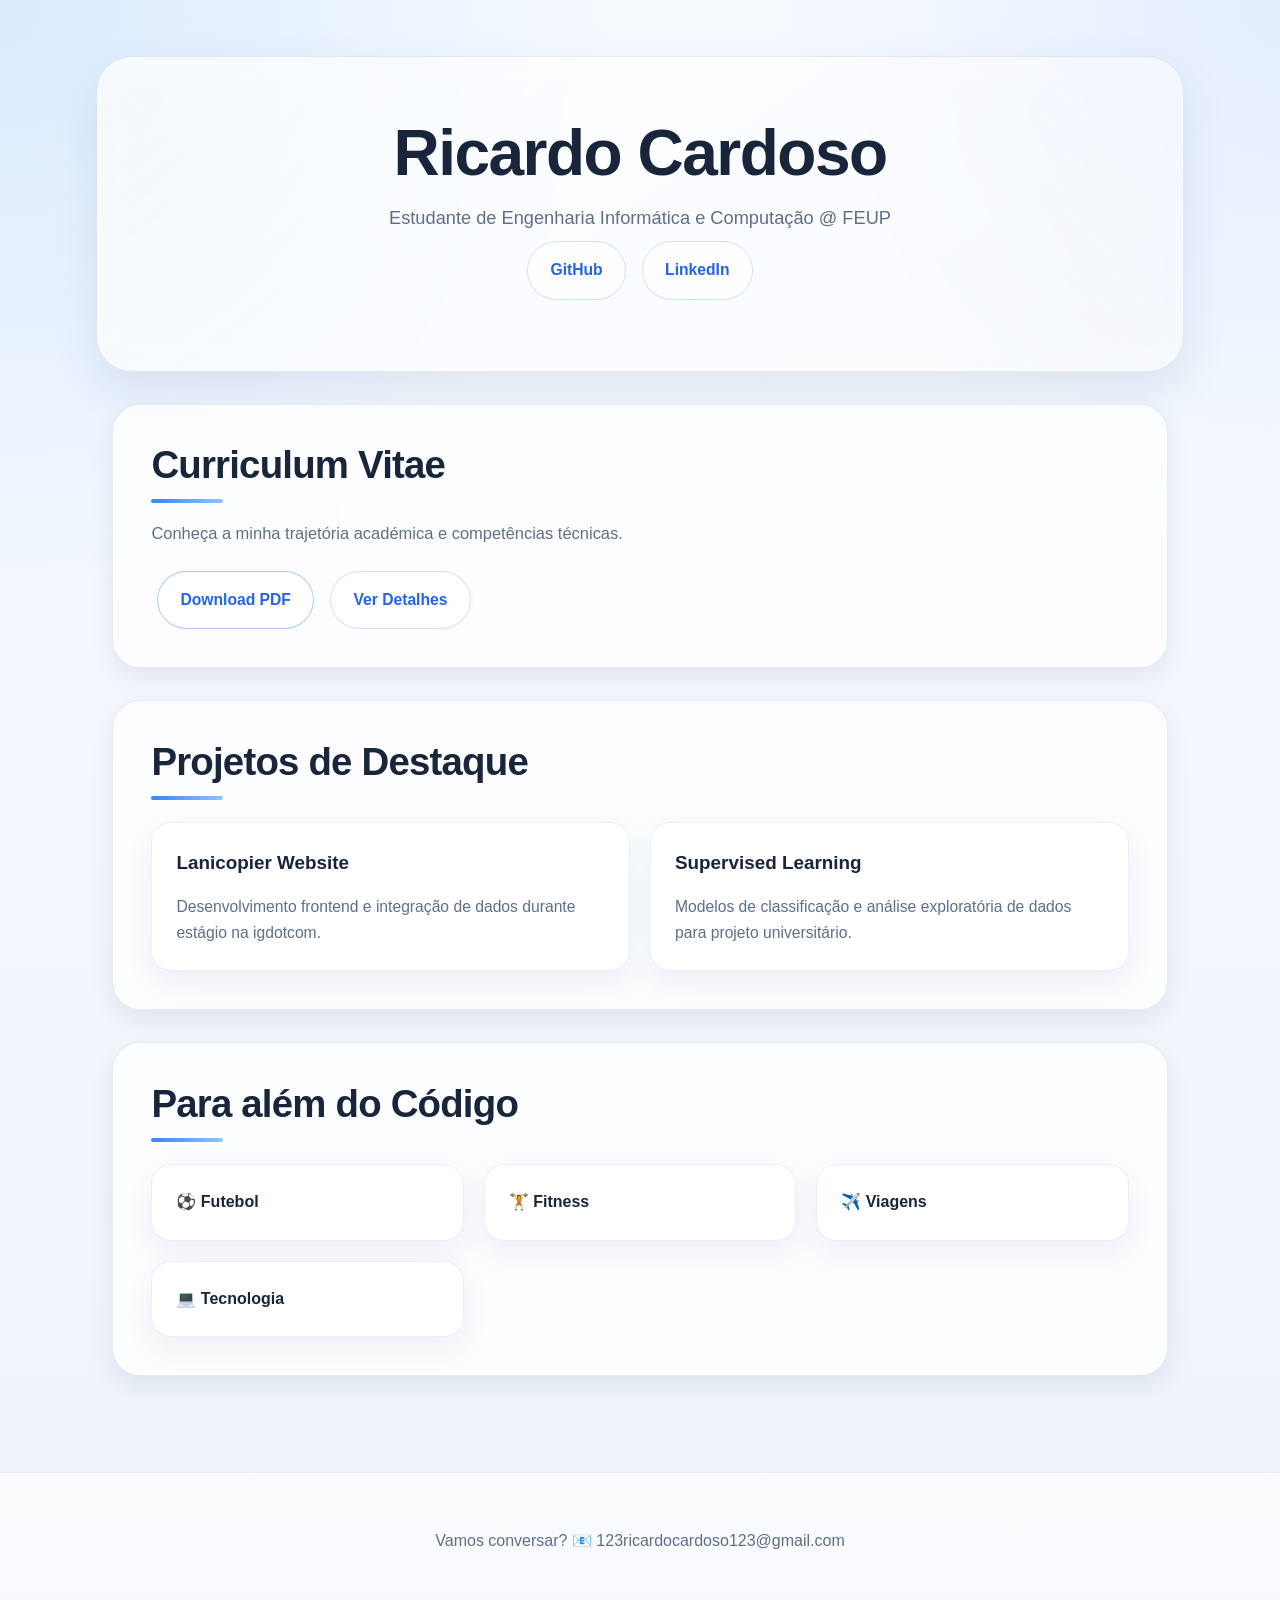
<file: index.html>
<!DOCTYPE html>
<html lang="pt">
<head>
    <meta charset="UTF-8">
    <title>Ricardo Cardoso | Portfolio</title>
    <link rel="stylesheet" href="style.css">
</head>
<body>

<header class="hero">
    <h1>Ricardo Cardoso</h1>
    <p>Estudante de Engenharia Informática e Computação @ FEUP</p>
    
    <div>
        <a href="https://github.com/Ricardo0015" class="btn btn-outline">GitHub</a>
        <a href="https://www.linkedin.com/in/ricardomcog/" class="btn btn-outline">LinkedIn</a>
    </div>
</header>

<div class="container">
    <section class="section">
        <h2>Curriculum Vitae</h2>
        <p>Conheça a minha trajetória académica e competências técnicas.</p>
        <a href="CV-RicardoCardoso.pdf" class="btn btn-primary" download>Download PDF</a>
        <a href="cv.html" class="btn btn-outline">Ver Detalhes</a>
    </section>

    <section class="section">
        <h2>Projetos de Destaque</h2>
        <div class="grid">
            <div class="card">
                <h3>Lanicopier Website</h3>
                <p>Desenvolvimento frontend e integração de dados durante estágio na igdotcom.</p>
            </div>
            <div class="card">
                <h3>Supervised Learning</h3>
                <p>Modelos de classificação e análise exploratória de dados para projeto universitário.</p>
            </div>
        </div>
    </section>

    <section class="section">
        <h2>Para além do Código</h2>
        <div class="grid">
            <div class="card">⚽ <strong>Futebol</strong></div>
            <div class="card">🏋️ <strong>Fitness</strong></div>
            <div class="card">✈️ <strong>Viagens</strong></div>
            <div class="card">💻 <strong>Tecnologia</strong></div>
        </div>
    </section>
</div>

<footer>
    <p>Vamos conversar? 📧 123ricardocardoso123@gmail.com</p>
</footer>

</body>
</html>
</file>
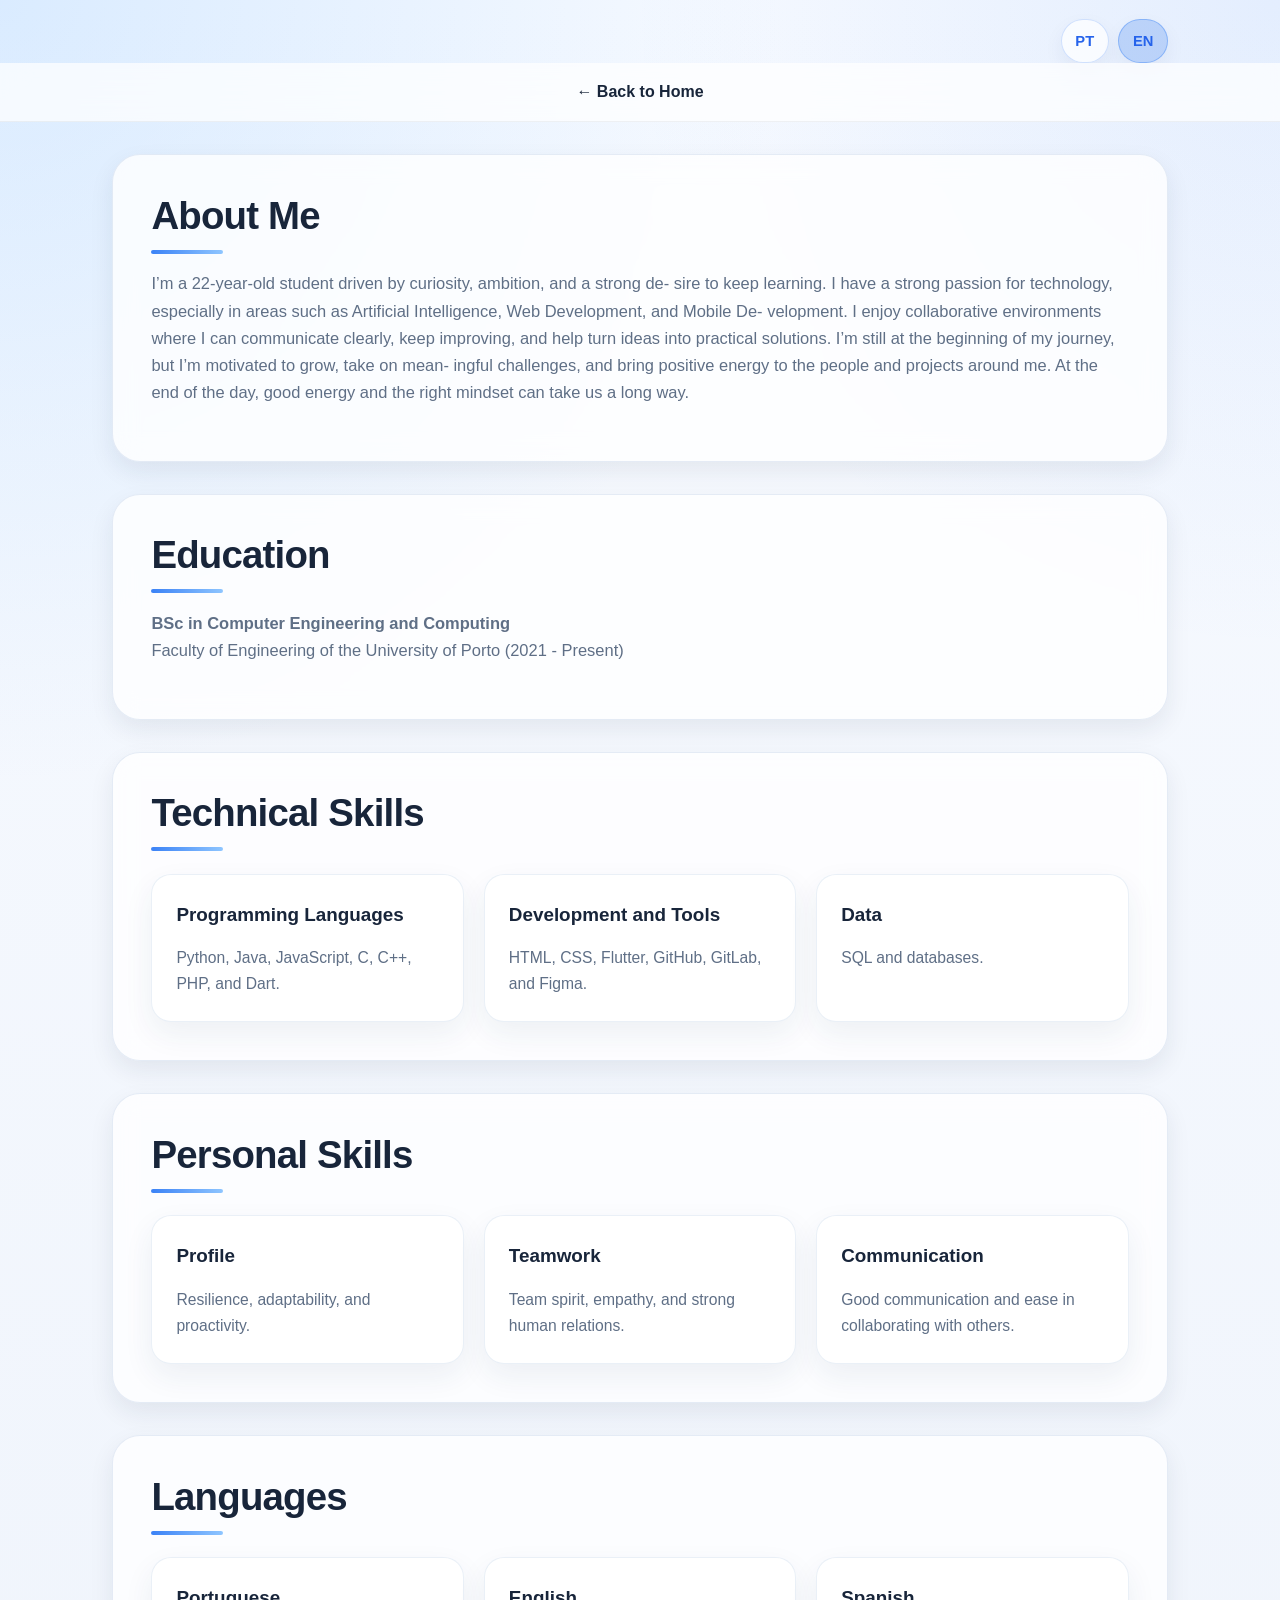
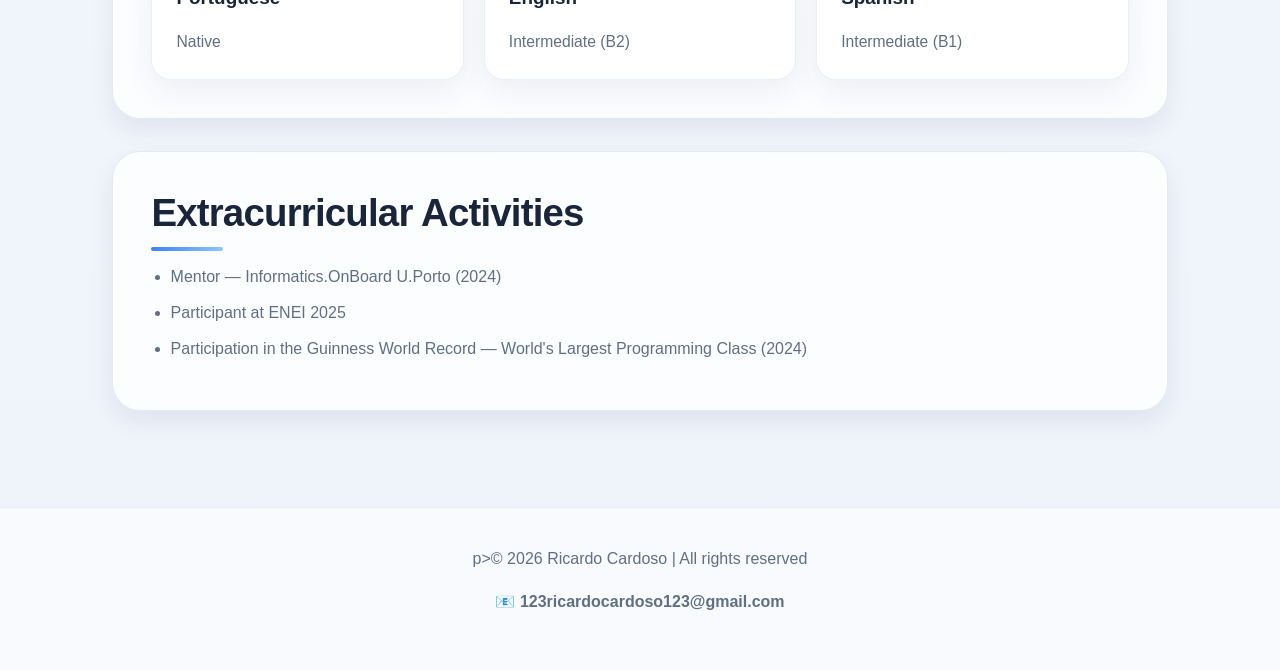
<file: cv-en.html>
<!DOCTYPE html>
<html lang="en">
<head>
    <meta charset="UTF-8">
    <meta name="viewport" content="width=device-width, initial-scale=1.0">
    <title>Detailed CV | Ricardo Cardoso</title>
    <link rel="stylesheet" href="style.css">
    <link rel="stylesheet" href="https://cdnjs.cloudflare.com/ajax/libs/font-awesome/6.5.2/css/all.min.css">
</head>
<body>

<div class="language-switch">
    <a href="cv.html" class="lang-btn">PT</a>
    <a href="cv-en.html" class="lang-btn active">EN</a>
</div>

<nav>
    <a href="index-en.html">← Back to Home</a>
</nav>

<div class="container">
    <section class="section">
        <h1>About Me</h1>
        <p>I’m a 22-year-old student driven by curiosity, ambition, and a strong de-
sire to keep learning. I have a strong passion for technology, especially
in areas such as Artificial Intelligence, Web Development, and Mobile De-
velopment. I enjoy collaborative environments where I can communicate
clearly, keep improving, and help turn ideas into practical solutions. I’m still
at the beginning of my journey, but I’m motivated to grow, take on mean-
ingful challenges, and bring positive energy to the people and projects
around me. At the end of the day, good energy and the right mindset can
take us a long way.</p>
    </section>

    <section class="section">
        <h2>Education</h2>
        <p><strong>BSc in Computer Engineering and Computing</strong><br>
        Faculty of Engineering of the University of Porto (2021 - Present)</p>
    </section>

    <section class="section">
        <h2>Technical Skills</h2>
        <div class="grid">
            <div class="card">
                <h3>Programming Languages</h3>
                <p>Python, Java, JavaScript, C, C++, PHP, and Dart.</p>
            </div>
            <div class="card">
                <h3>Development and Tools</h3>
                <p>HTML, CSS, Flutter, GitHub, GitLab, and Figma.</p>
            </div>
            <div class="card">
                <h3>Data</h3>
                <p>SQL and databases.</p>
            </div>
        </div>
    </section>

    <section class="section">
        <h2>Personal Skills</h2>
        <div class="grid">
            <div class="card">
                <h3>Profile</h3>
                <p>Resilience, adaptability, and proactivity.</p>
            </div>
            <div class="card">
                <h3>Teamwork</h3>
                <p>Team spirit, empathy, and strong human relations.</p>
            </div>
            <div class="card">
                <h3>Communication</h3>
                <p>Good communication and ease in collaborating with others.</p>
            </div>
        </div>
    </section>

    <section class="section">
        <h2>Languages</h2>
        <div class="grid">
            <div class="card">
                <h3>Portuguese</h3>
                <p>Native</p>
            </div>
            <div class="card">
                <h3>English</h3>
                <p>Intermediate (B2)</p>
            </div>
            <div class="card">
                <h3>Spanish</h3>
                <p>Intermediate (B1)</p>
            </div>
        </div>
    </section>

    <section class="section">
        <h2>Extracurricular Activities</h2>
        <ul>
            <li>Mentor — Informatics.OnBoard U.Porto (2024)</li>
            <li>Participant at ENEI 2025</li>
            <li>Participation in the Guinness World Record — World's Largest Programming Class (2024)</li>
        </ul>
    </section>
</div>

<footer>
    p>© 2026 Ricardo Cardoso | All rights reserved</p>
    <p>📧 <a href="mailto:123ricardocardoso123@gmail.com" class="footer-link">123ricardocardoso123@gmail.com</a></p>
</footer>

</body>
</html>
</file>
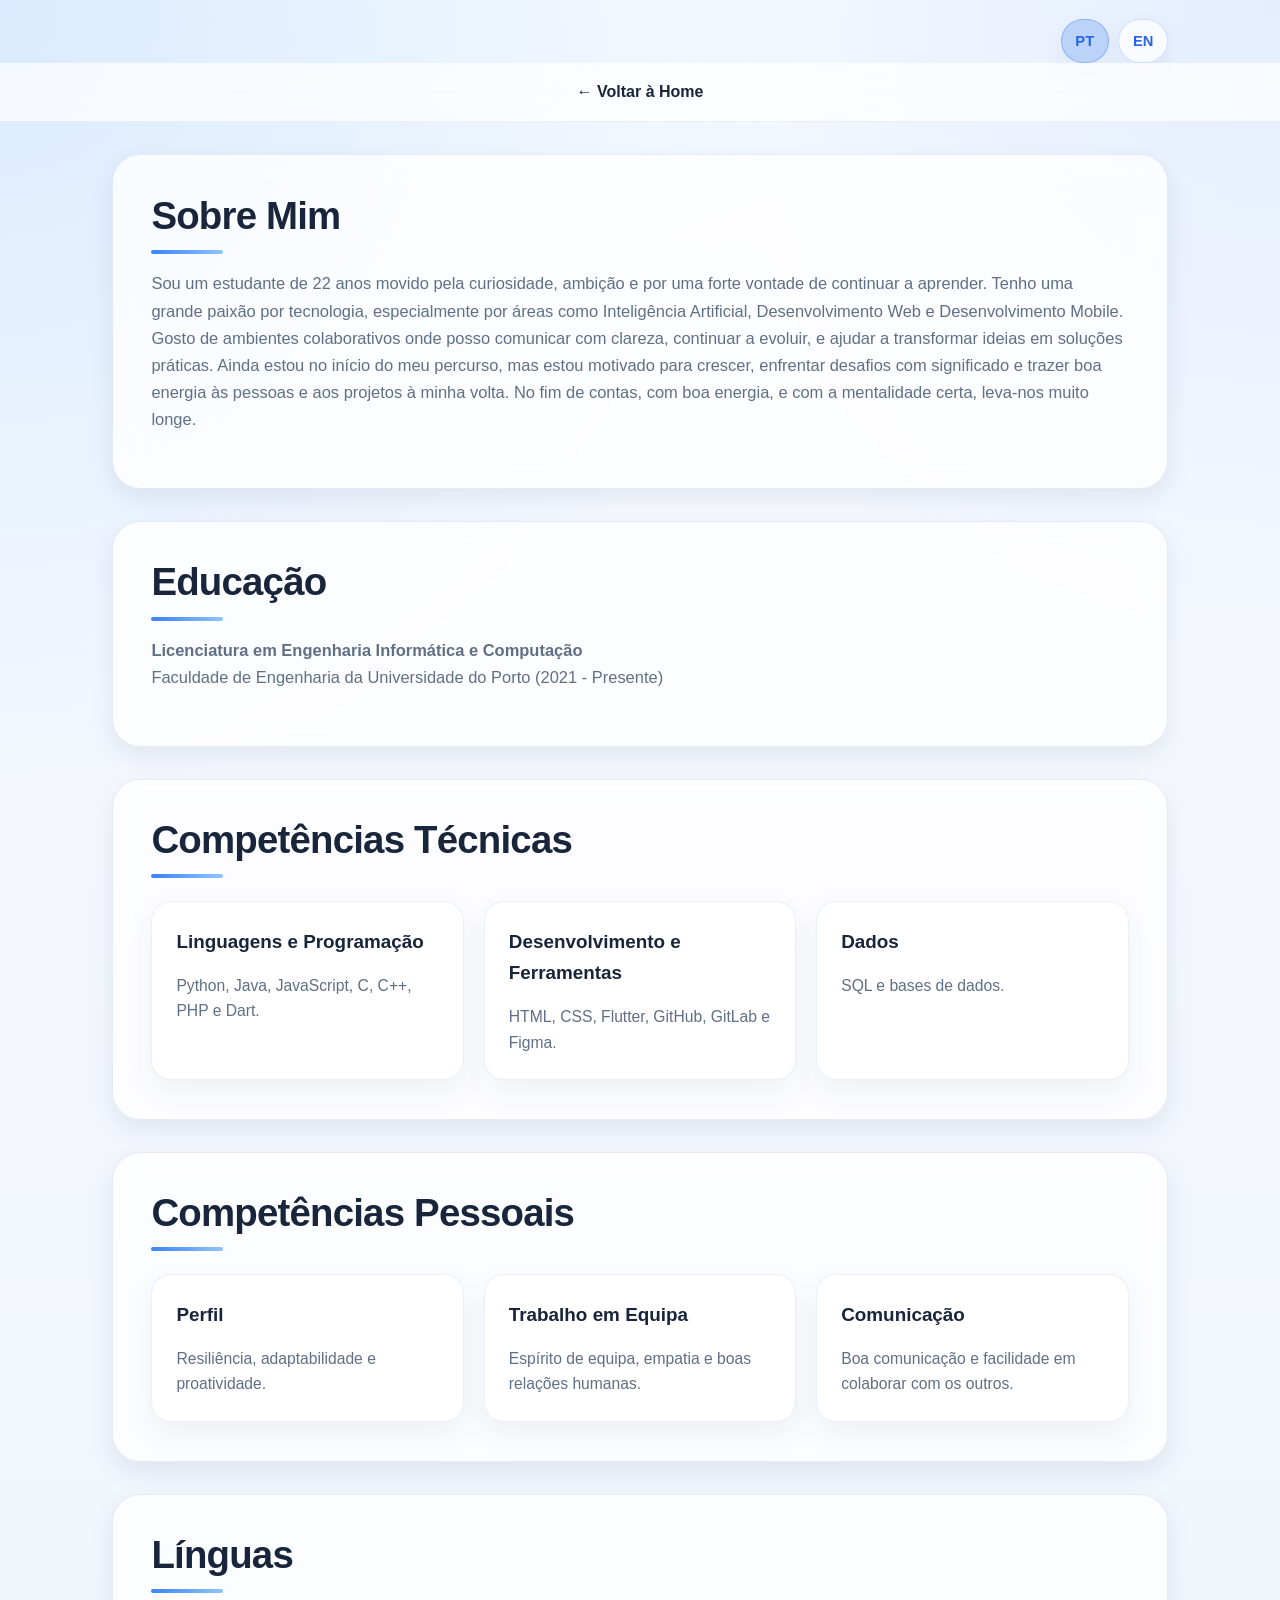
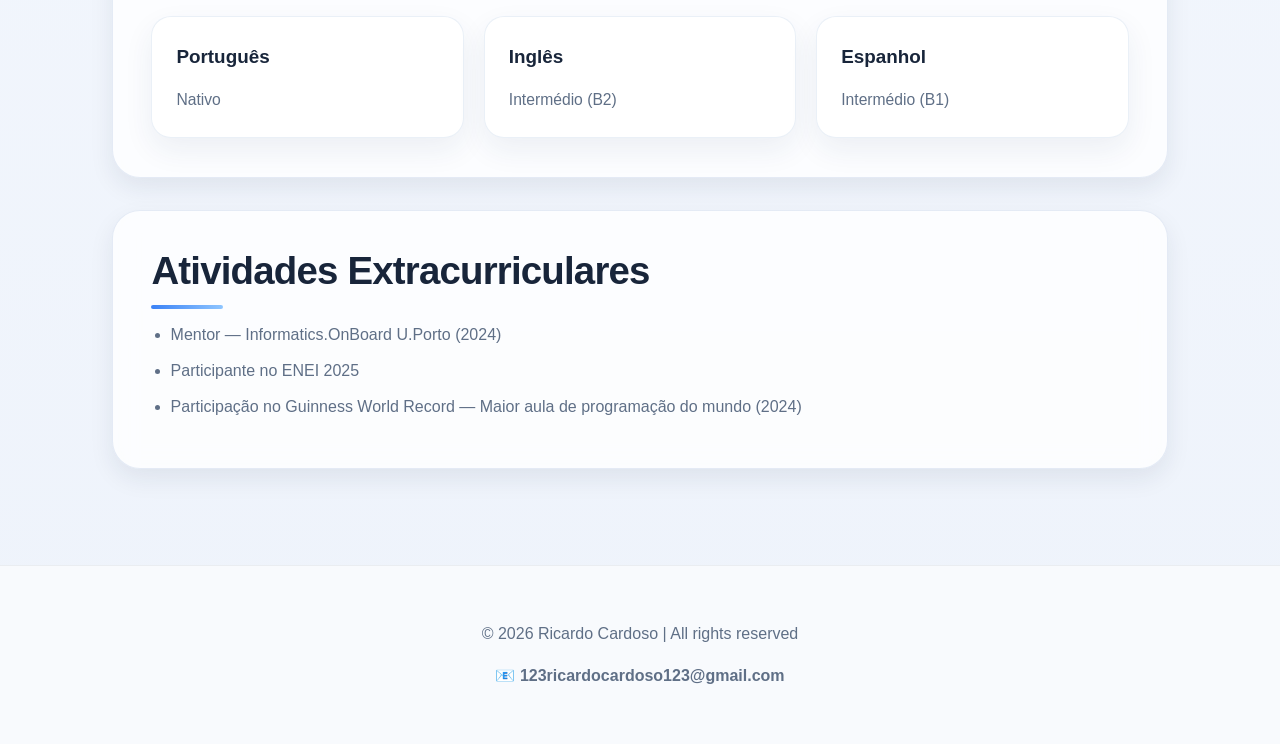
<file: cv.html>
<!DOCTYPE html>
<html lang="pt">
<head>
    <meta charset="UTF-8">
    <meta name="viewport" content="width=device-width, initial-scale=1.0">
    <title>CV Detalhado | Ricardo Cardoso</title>
    <link rel="stylesheet" href="style.css">
    <link rel="stylesheet" href="https://cdnjs.cloudflare.com/ajax/libs/font-awesome/6.5.2/css/all.min.css">
</head>
<body>

<div class="language-switch">
    <a href="cv.html" class="lang-btn active">PT</a>
    <a href="cv-en.html" class="lang-btn">EN</a>
</div>

<nav>
    <a href="index.html">← Voltar à Home</a>
</nav>

<div class="container">
    <section class="section">
        <h1>Sobre Mim</h1>
        <p>Sou um estudante de 22 anos movido pela curiosidade, ambição e por uma forte vontade de continuar a aprender. Tenho uma grande paixão por tecnologia, especialmente por áreas como Inteligência Artificial, Desenvolvimento Web e Desenvolvimento Mobile. Gosto de ambientes colaborativos onde posso comunicar com clareza, continuar a evoluir, e ajudar a transformar ideias em soluções práticas. Ainda estou no início do meu percurso, mas estou motivado para crescer, enfrentar desafios com significado e trazer boa energia às pessoas e aos projetos à minha volta. No fim de contas, com boa energia, e com a mentalidade certa, leva-nos muito longe.</p>
    </section>

    <section class="section">
        <h2>Educação</h2>
        <p><strong>Licenciatura em Engenharia Informática e Computação</strong><br>
        Faculdade de Engenharia da Universidade do Porto (2021 - Presente)</p>
    </section>

    <section class="section">
        <h2>Competências Técnicas</h2>
        <div class="grid">
            <div class="card">
                <h3>Linguagens e Programação</h3>
                <p>Python, Java, JavaScript, C, C++, PHP e Dart.</p>
            </div>
            <div class="card">
                <h3>Desenvolvimento e Ferramentas</h3>
                <p>HTML, CSS, Flutter, GitHub, GitLab e Figma.</p>
            </div>
            <div class="card">
                <h3>Dados</h3>
                <p>SQL e bases de dados.</p>
            </div>
        </div>
    </section>

    <section class="section">
        <h2>Competências Pessoais</h2>
        <div class="grid">
            <div class="card">
                <h3>Perfil</h3>
                <p>Resiliência, adaptabilidade e proatividade.</p>
            </div>
            <div class="card">
                <h3>Trabalho em Equipa</h3>
                <p>Espírito de equipa, empatia e boas relações humanas.</p>
            </div>
            <div class="card">
                <h3>Comunicação</h3>
                <p>Boa comunicação e facilidade em colaborar com os outros.</p>
            </div>
        </div>
    </section>

    <section class="section">
        <h2>Línguas</h2>
        <div class="grid">
            <div class="card">
                <h3>Português</h3>
                <p>Nativo</p>
            </div>
            <div class="card">
                <h3>Inglês</h3>
                <p>Intermédio (B2)</p>
            </div>
            <div class="card">
                <h3>Espanhol</h3>
                <p>Intermédio (B1)</p>
            </div>
        </div>
    </section>

    <section class="section">
        <h2>Atividades Extracurriculares</h2>
        <ul>
            <li>Mentor — Informatics.OnBoard U.Porto (2024)</li>
            <li>Participante no ENEI 2025</li>
            <li>Participação no Guinness World Record — Maior aula de programação do mundo (2024)</li>
        </ul>
    </section>
</div>

<footer>
    <p>© 2026 Ricardo Cardoso | All rights reserved</p>
    <p>📧 <a href="mailto:123ricardocardoso123@gmail.com" class="footer-link">123ricardocardoso123@gmail.com</a></p>
</footer>

</body>
</html>
</file>
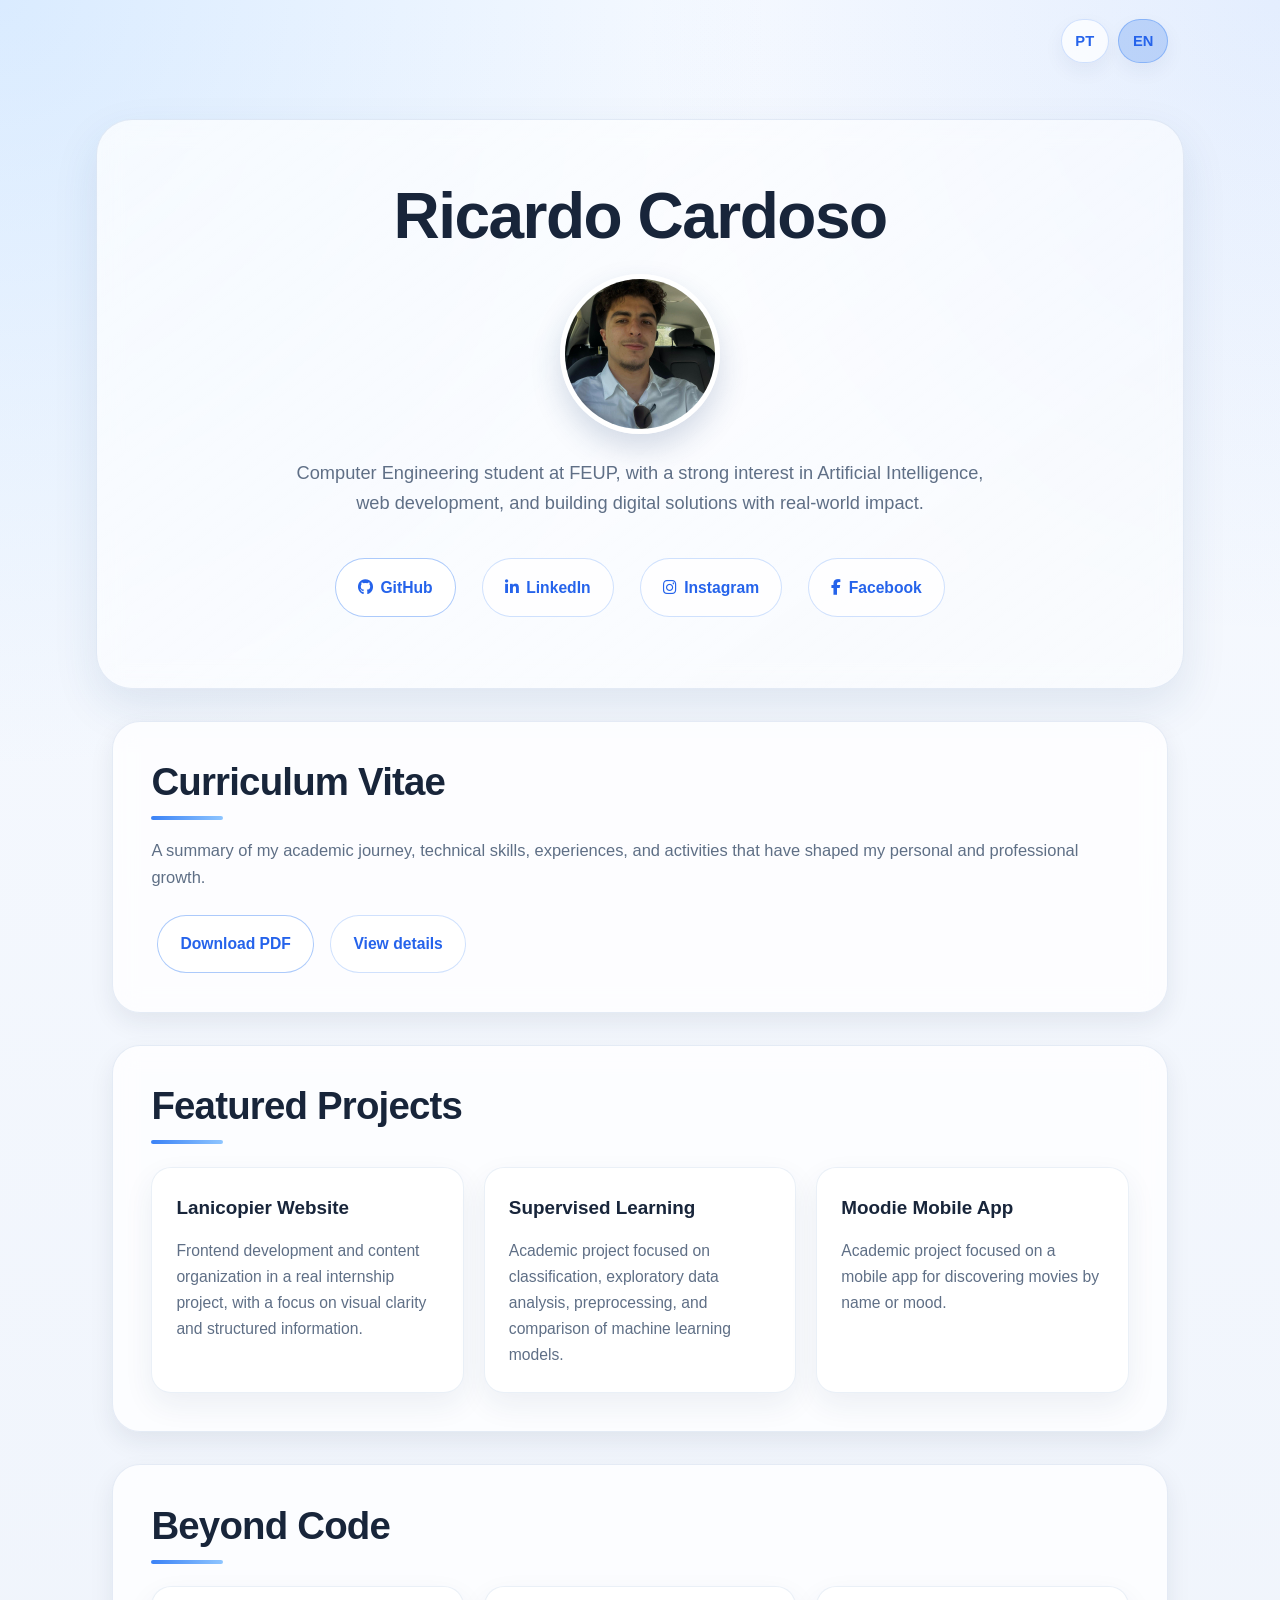
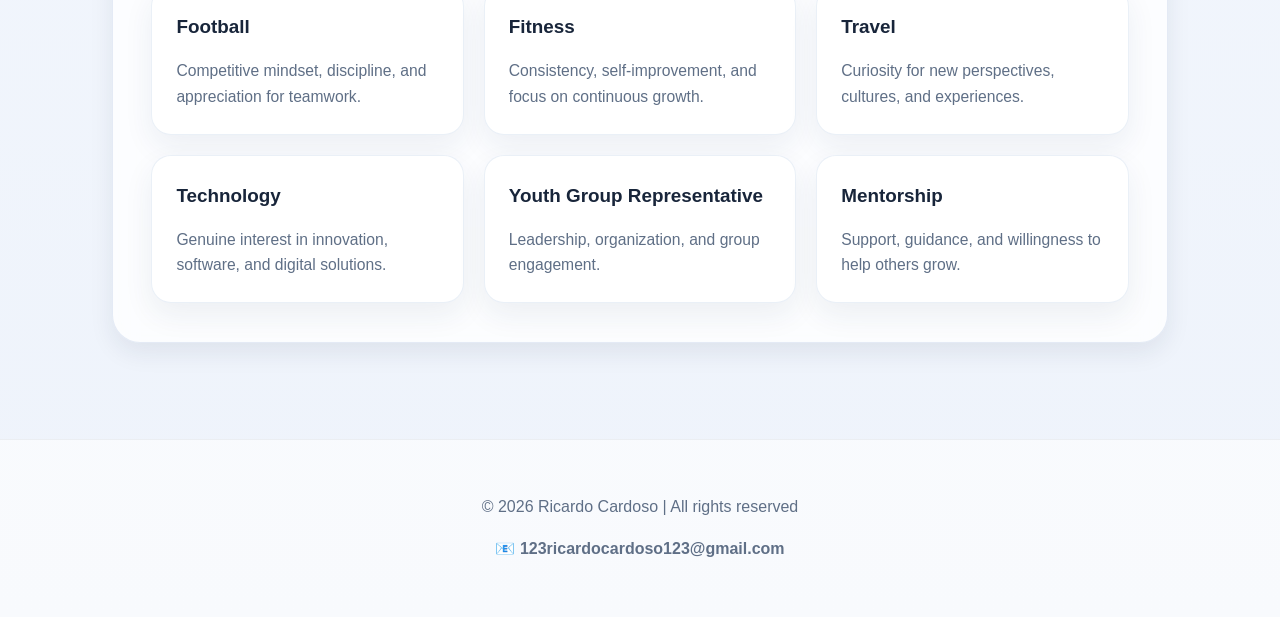
<file: index-en.html>
<!DOCTYPE html>
<html lang="en">
<head>
    <meta charset="UTF-8">
    <meta name="viewport" content="width=device-width, initial-scale=1.0">
    <title>Ricardo Cardoso | Portfolio</title>
    <link rel="stylesheet" href="style.css">
    <link rel="stylesheet" href="https://cdnjs.cloudflare.com/ajax/libs/font-awesome/6.5.2/css/all.min.css">
</head>
<body>

<div class="language-switch">
    <a href="index.html" class="lang-btn">PT</a>
    <a href="index-en.html" class="lang-btn active">EN</a>
</div>

<header class="hero">
    <h1>Ricardo Cardoso</h1>
    <img src="images/ricardo.jpg" alt="Photo of Ricardo Cardoso" class="profile-photo">
    <p>Computer Engineering student at FEUP, with a strong interest in Artificial Intelligence, web development, and building digital solutions with real-world impact.</p>

    <div class="social-links">
        <a href="https://github.com/Ricardo0015" class="btn btn-primary" target="_blank">
            <i class="fa-brands fa-github"></i>
            <span>GitHub</span>
        </a>

        <a href="https://www.linkedin.com/in/ricardomc09/" class="btn btn-outline" target="_blank">
            <i class="fa-brands fa-linkedin-in"></i>
            <span>LinkedIn</span>
        </a>

        <a href="https://www.instagram.com/ricardomc09/" class="btn btn-outline" target="_blank">
            <i class="fa-brands fa-instagram"></i>
            <span>Instagram</span>
        </a>

        <a href="https://www.facebook.com/ricaestrondo" class="btn btn-outline" target="_blank">
            <i class="fa-brands fa-facebook-f"></i>
            <span>Facebook</span>
        </a>
    </div>
</header>

<div class="container">
    <section class="section">
        <h2>Curriculum Vitae</h2>
        <p>A summary of my academic journey, technical skills, experiences, and activities that have shaped my personal and professional growth.</p>
        <a href="CV-RicardoCardoso.pdf" class="btn btn-primary" download>Download PDF</a>
        <a href="cv-en.html" class="btn btn-outline">View details</a>
    </section>

    <section class="section">
        <h2>Featured Projects</h2>
        <div class="grid">
            <div class="card">
                <h3>Lanicopier Website</h3>
                <p>Frontend development and content organization in a real internship project, with a focus on visual clarity and structured information.</p>
            </div>
            <div class="card">
                <h3>Supervised Learning</h3>
                <p>Academic project focused on classification, exploratory data analysis, preprocessing, and comparison of machine learning models.</p>
            </div>
            <div class="card">
                <h3>Moodie Mobile App</h3>
                <p>Academic project focused on a mobile app for discovering movies by name or mood.</p>
            </div>
        </div>
    </section>

    <section class="section">
        <h2>Beyond Code</h2>
        <div class="grid">
            <div class="card">
                <h3>Football</h3>
                <p>Competitive mindset, discipline, and appreciation for teamwork.</p>
            </div>
            <div class="card">
                <h3>Fitness</h3>
                <p>Consistency, self-improvement, and focus on continuous growth.</p>
            </div>
            <div class="card">
                <h3>Travel</h3>
                <p>Curiosity for new perspectives, cultures, and experiences.</p>
            </div>
            <div class="card">
                <h3>Technology</h3>
                <p>Genuine interest in innovation, software, and digital solutions.</p>
            </div>
            <div class="card">
                <h3>Youth Group Representative</h3>
                <p>Leadership, organization, and group engagement.</p>
            </div>
            <div class="card">
                <h3>Mentorship</h3>
                <p>Support, guidance, and willingness to help others grow.</p>
            </div>
        </div>
    </section>
</div>

<footer>
    <p>© 2026 Ricardo Cardoso | All rights reserved</p>
    <p>📧 <a href="mailto:123ricardocardoso123@gmail.com" class="footer-link">123ricardocardoso123@gmail.com</a></p>
</footer>

</body>
</html>
</file>
<file: style.css>
:root {
    --bg: #eef3fb;
    --bg-soft: #f8fbff;
    --surface: rgba(255, 255, 255, 0.78);
    --surface-strong: #ffffff;
    --text: #18253a;
    --text-soft: #5f6f86;
    --primary: #3b82f6;
    --primary-dark: #2563eb;
    --accent: #8ec5ff;
    --border: rgba(140, 170, 210, 0.22);
    --shadow: 0 18px 45px rgba(32, 65, 118, 0.10);
    --shadow-soft: 0 10px 25px rgba(20, 35, 70, 0.08);
    --radius-xl: 28px;
    --radius-lg: 20px;
    --radius-md: 14px;
    --max-width: 1120px;
}

* {
    box-sizing: border-box;
}

html {
    scroll-behavior: smooth;
}

body {
    margin: 0;
    font-family: "Segoe UI", Tahoma, Geneva, Verdana, sans-serif;
    color: var(--text);
    background:
        radial-gradient(circle at top left, rgba(142, 197, 255, 0.28), transparent 30%),
        radial-gradient(circle at top right, rgba(59, 130, 246, 0.10), transparent 25%),
        linear-gradient(180deg, #f7faff 0%, #eef3fb 100%);
    line-height: 1.65;
}

.language-switch {
    max-width: var(--max-width);
    margin: 1.2rem auto 0;
    padding: 0 2rem;
    display: flex;
    justify-content: flex-end;
    gap: 0.6rem;
}

.lang-btn {
    display: inline-flex;
    align-items: center;
    justify-content: center;
    min-width: 48px;
    padding: 0.55rem 0.85rem;
    border-radius: 999px;
    text-decoration: none;
    font-weight: 700;
    font-size: 0.92rem;
    color: var(--primary-dark);
    background: rgba(255, 255, 255, 0.72);
    border: 1px solid rgba(59, 130, 246, 0.22);
    box-shadow: 0 8px 20px rgba(35, 55, 95, 0.06);
}

.lang-btn:hover {
    background: rgba(83, 142, 238, 0.3);
    border-color: rgba(59, 130, 246, 0.30);
}

.lang-btn.active {
    background: rgba(83, 142, 238, 0.3);
    border-color: rgba(59, 130, 246, 0.40);
}

nav {
    position: sticky;
    top: 0;
    z-index: 1000;
    backdrop-filter: blur(14px);
    background: rgba(255, 255, 255, 0.72);
    border-bottom: 1px solid rgba(24, 37, 58, 0.06);
    padding: 1rem 1.5rem;
    text-align: center;
}

nav a {
    color: var(--text);
    text-decoration: none;
    font-weight: 700;
    transition: 0.25s ease;
}

nav a:hover {
    color: var(--primary-dark);
}

.hero {
    max-width: var(--max-width);
    margin: 2rem auto 0;
    padding: 5.5rem 2rem 4.5rem;
    text-align: center;
    position: relative;
}

.hero::before {
    content: "";
    position: absolute;
    inset: 1.5rem 1rem 0 1rem;
    background: linear-gradient(145deg, rgba(255,255,255,0.72), rgba(255,255,255,0.42));
    border: 1px solid var(--border);
    border-radius: 36px;
    box-shadow: var(--shadow);
    z-index: -1;
    backdrop-filter: blur(12px);
}

.hero h1 {
    margin: 0;
    font-size: clamp(2.5rem, 5vw, 4.4rem);
    line-height: 1.05;
    letter-spacing: -1.5px;
    font-weight: 800;
    color: var(--text);
}

.hero p {
    max-width: 720px;
    margin: 1rem auto 0;
    font-size: 1.14rem;
    color: var(--text-soft);
}

.profile-photo {
    width: 160px;
    height: 160px;
    object-fit: cover;
    object-position: center;
    border-radius: 50%;
    display: block;
    margin: 1.5rem auto 1.5rem;
    border: 5px solid rgba(255, 255, 255, 0.85);
    box-shadow: 0 14px 30px rgba(32, 65, 118, 0.18);
}

.container {
    max-width: var(--max-width);
    margin: 0 auto;
    padding: 2rem;
}

.section {
    background: var(--surface);
    border: 1px solid var(--border);
    border-radius: var(--radius-xl);
    padding: 2.4rem;
    margin-bottom: 2rem;
    box-shadow: var(--shadow-soft);
    backdrop-filter: blur(12px);
}

.section h1,
.section h2 {
    margin-top: 0;
    margin-bottom: 0.8rem;
    font-size: clamp(1.8rem, 3vw, 2.5rem);
    line-height: 1.15;
    letter-spacing: -0.8px;
    color: var(--text);
    position: relative;
}

.social-links {
    margin-top: 2rem;
    display: flex;
    justify-content: center;
    flex-wrap: wrap;
    gap: 0.9rem;
    font-size: 1rem;
}

.icon {
    display: inline-flex;
    align-items: center;
    justify-content: center;
    font-size: 1rem;
    line-height: 1;
}

.section h2::after,
.section h1::after {
    content: "";
    display: block;
    width: 72px;
    height: 4px;
    margin-top: 0.75rem;
    border-radius: 999px;
    background: linear-gradient(90deg, var(--primary), var(--accent));
}

.section p {
    color: var(--text-soft);
    font-size: 1.03rem;
    margin-bottom: 1rem;
}

.grid {
    display: grid;
    grid-template-columns: repeat(auto-fit, minmax(240px, 1fr));
    gap: 1.25rem;
    margin-top: 1.4rem;
}

.card {
    background: var(--surface-strong);
    border: 1px solid rgba(140, 170, 210, 0.18);
    border-radius: var(--radius-lg);
    padding: 1.5rem;
    box-shadow: 0 12px 30px rgba(35, 55, 95, 0.07);
    transition: transform 0.28s ease, box-shadow 0.28s ease, border-color 0.28s ease;
}

.card:hover {
    transform: translateY(-6px);
    box-shadow: 0 18px 38px rgba(35, 55, 95, 0.12);
    border-color: rgba(59, 130, 246, 0.26);
}

.card h3 {
    margin-top: 0;
    margin-bottom: 0.6rem;
    font-size: 1.18rem;
    color: var(--text);
}

.card p {
    margin-bottom: 0;
    color: var(--text-soft);
    font-size: 0.98rem;
}

.btn {
    display: inline-flex;
    align-items: center;
    justify-content: center;
    gap: 0.45rem;
    padding: 0.95rem 1.4rem;
    margin: 0.5rem 0.35rem 0 0.35rem;
    border-radius: 999px;
    text-decoration: none;
    font-weight: 700;
    font-size: 0.98rem;
    transition: all 0.28s ease;
    border: 1px solid transparent;
    cursor: pointer;
}

.btn-primary {
    background: white;
    border: 1px solid rgba(59, 130, 246, 0.42);
    color: var(--primary-dark);
}

.btn-primary:hover {
    background: rgba(83, 142, 238, 0.3);
    transform: translateY(-2px);
    border-color: rgba(59, 130, 246, 0.42);
    box-shadow: 0 10px 24px rgba(35, 55, 95, 0.10);
}

.btn-outline {
    background: rgba(255, 255, 255, 0.72);
    border: 1px solid rgba(59, 130, 246, 0.24);
    color: var(--primary-dark);
}

.btn-outline:hover {
    background: rgba(83, 142, 238, 0.3);
    transform: translateY(-2px);
    border-color: rgba(59, 130, 246, 0.30);
    box-shadow: 0 10px 24px rgba(35, 55, 95, 0.10);
}

ul {
    margin: 0.5rem 0 0;
    padding-left: 1.2rem;
    color: var(--text-soft);
}

li {
    margin-bottom: 0.6rem;
}

footer {
    margin-top: 2rem;
    padding: 2.4rem 1.5rem;
    text-align: center;
    color: var(--text-soft);
    background: rgba(255, 255, 255, 0.6);
    border-top: 1px solid rgba(24, 37, 58, 0.06);
}

.footer-link {
    color: inherit;
    text-decoration: none;
    font-weight: 600;
}

.footer-link:hover {
    color: inherit;
    text-decoration: underline;
}

a {
    transition: 0.25s ease;
}

@media (max-width: 768px) {
    .hero {
        padding: 4.5rem 1rem 3.2rem;
        margin-top: 1rem;
    }

    .hero::before {
        inset: 1rem 0.5rem 0 0.5rem;
        border-radius: 28px;
    }

    .profile-photo {
        width: 130px;
        height: 130px;
    }

    .language-switch {
        padding: 0 1rem;
        justify-content: center;
    }

    .container {
        padding: 1rem;
    }

    .section {
        padding: 1.6rem;
        border-radius: 22px;
    }

    .btn {
        width: 100%;
        margin: 0.5rem 0 0;
    }

    .hero div {
        display: flex;
        flex-direction: column;
        align-items: stretch;
    }
}
</file>
